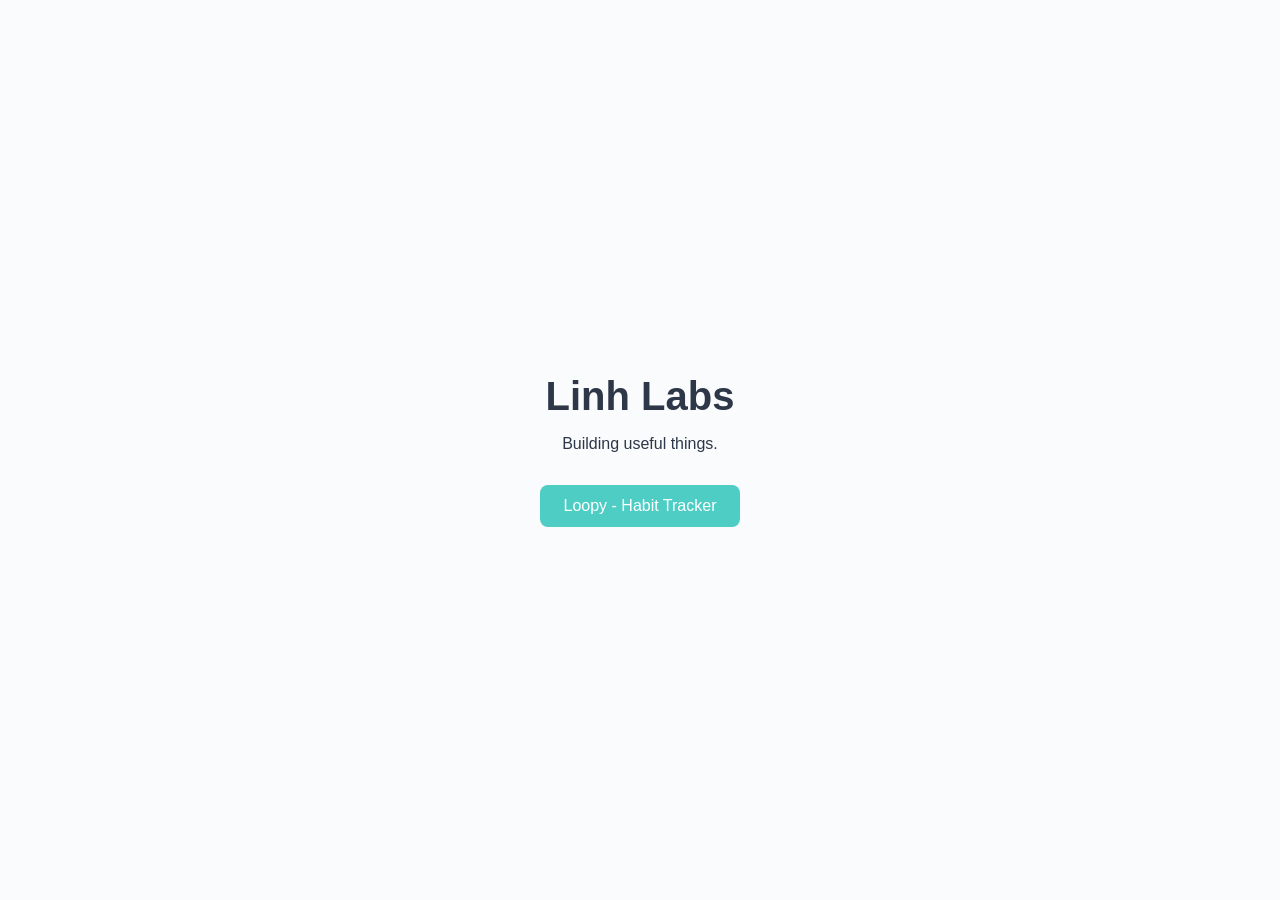
<file: index.html>
<!DOCTYPE html>
<html lang="en">
<head>
  <meta charset="UTF-8">
  <meta name="viewport" content="width=device-width, initial-scale=1.0">
  <title>Linh Labs</title>
  <style>
    * { margin: 0; padding: 0; box-sizing: border-box; }
    body { 
      font-family: -apple-system, BlinkMacSystemFont, 'Segoe UI', Roboto, sans-serif;
      min-height: 100vh;
      display: flex;
      align-items: center;
      justify-content: center;
      background: #fafbfc;
      color: #2d3748;
    }
    .container { text-align: center; padding: 2rem; }
    h1 { font-size: 2.5rem; margin-bottom: 1rem; }
    .projects { margin-top: 2rem; }
    .projects a {
      display: inline-block;
      padding: 0.75rem 1.5rem;
      background: #4ECDC4;
      color: white;
      text-decoration: none;
      border-radius: 8px;
      font-weight: 500;
      transition: transform 0.2s;
    }
    .projects a:hover { transform: translateY(-2px); }
  </style>
</head>
<body>
  <div class="container">
    <h1>Linh Labs</h1>
    <p>Building useful things.</p>
    <div class="projects">
      <a href="/loopy">Loopy - Habit Tracker</a>
    </div>
  </div>
</body>
</html>
</file>
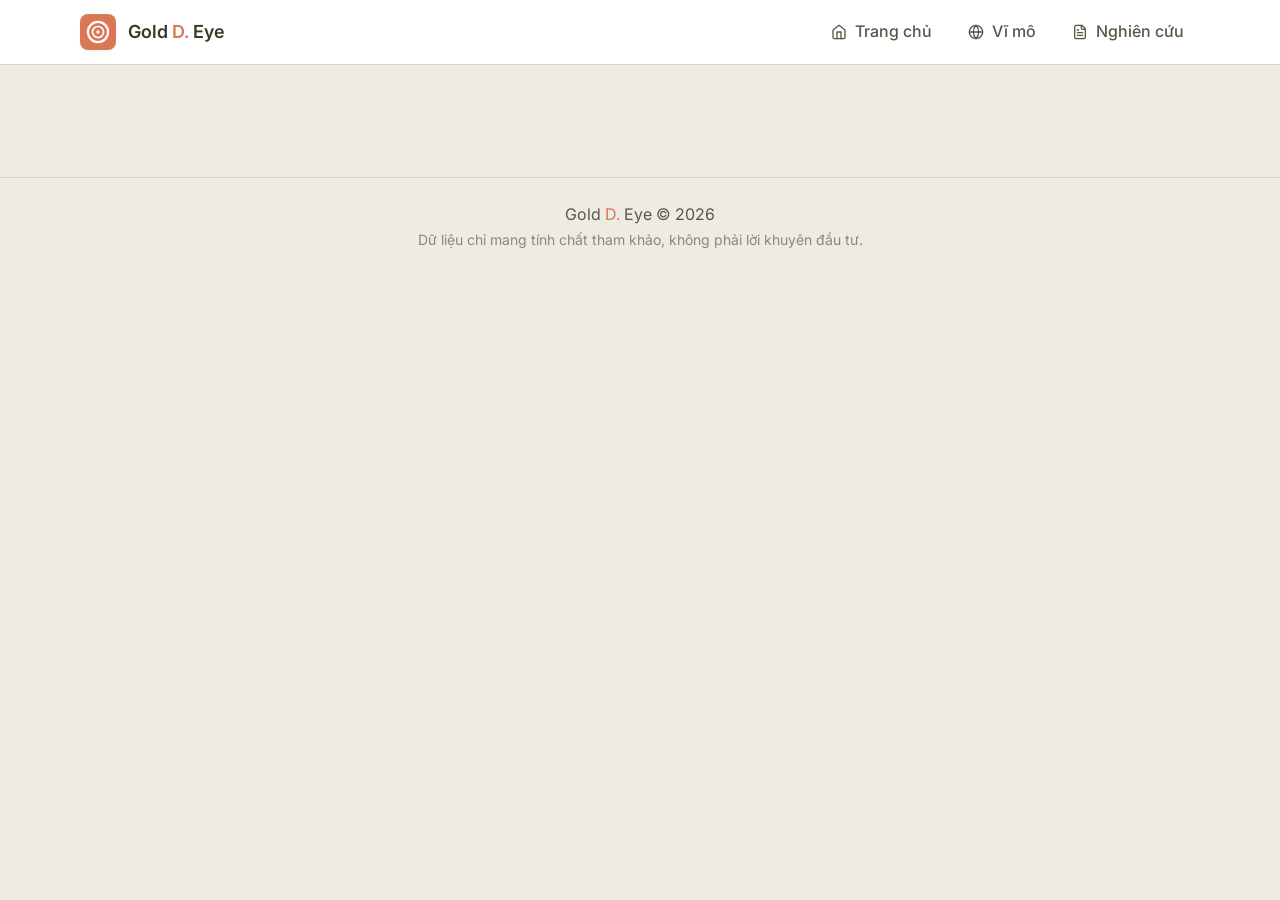
<file: gold-d-eye/index.html>
<!DOCTYPE html>
<html lang="vi">
  <head>
    <meta charset="UTF-8" />
    <link rel="icon" type="image/svg+xml" href="/gold-d-eye/gold.svg" />
    <meta name="viewport" content="width=device-width, initial-scale=1.0" />
    <meta name="description" content="Gold D. Eye - Theo dõi thời điểm mua vàng SJC" />
    <meta name="theme-color" content="#EEECE2" />
    <title>Gold D. Eye</title>
    <link rel="preconnect" href="https://fonts.googleapis.com">
    <link rel="preconnect" href="https://fonts.gstatic.com" crossorigin>
    <link href="https://fonts.googleapis.com/css2?family=Inter:wght@400;500;600;700&display=swap" rel="stylesheet">
    <script type="module" crossorigin src="/gold-d-eye/assets/index-ByahtlC3.js"></script>
    <link rel="stylesheet" crossorigin href="/gold-d-eye/assets/index-DCJbW3v5.css">
  </head>
  <body>
    <div id="root"></div>
  </body>
</html>
</file>
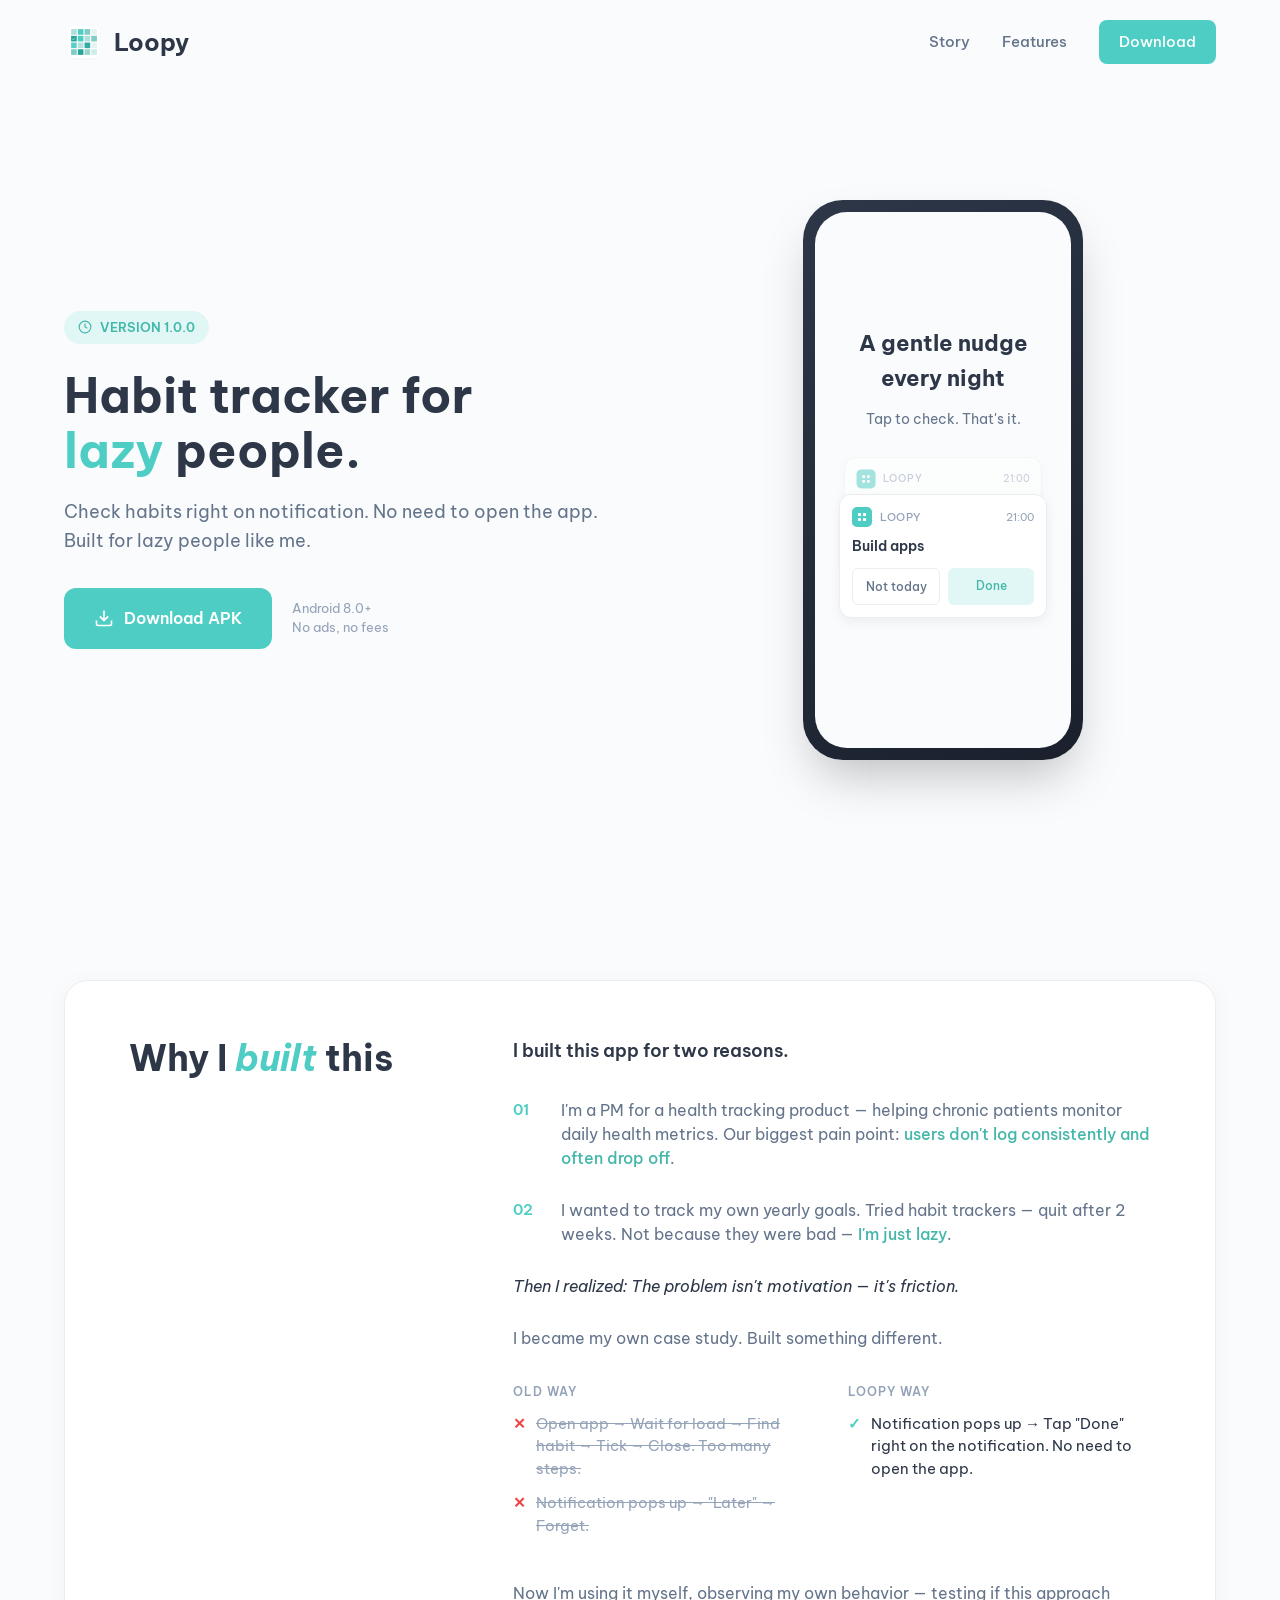
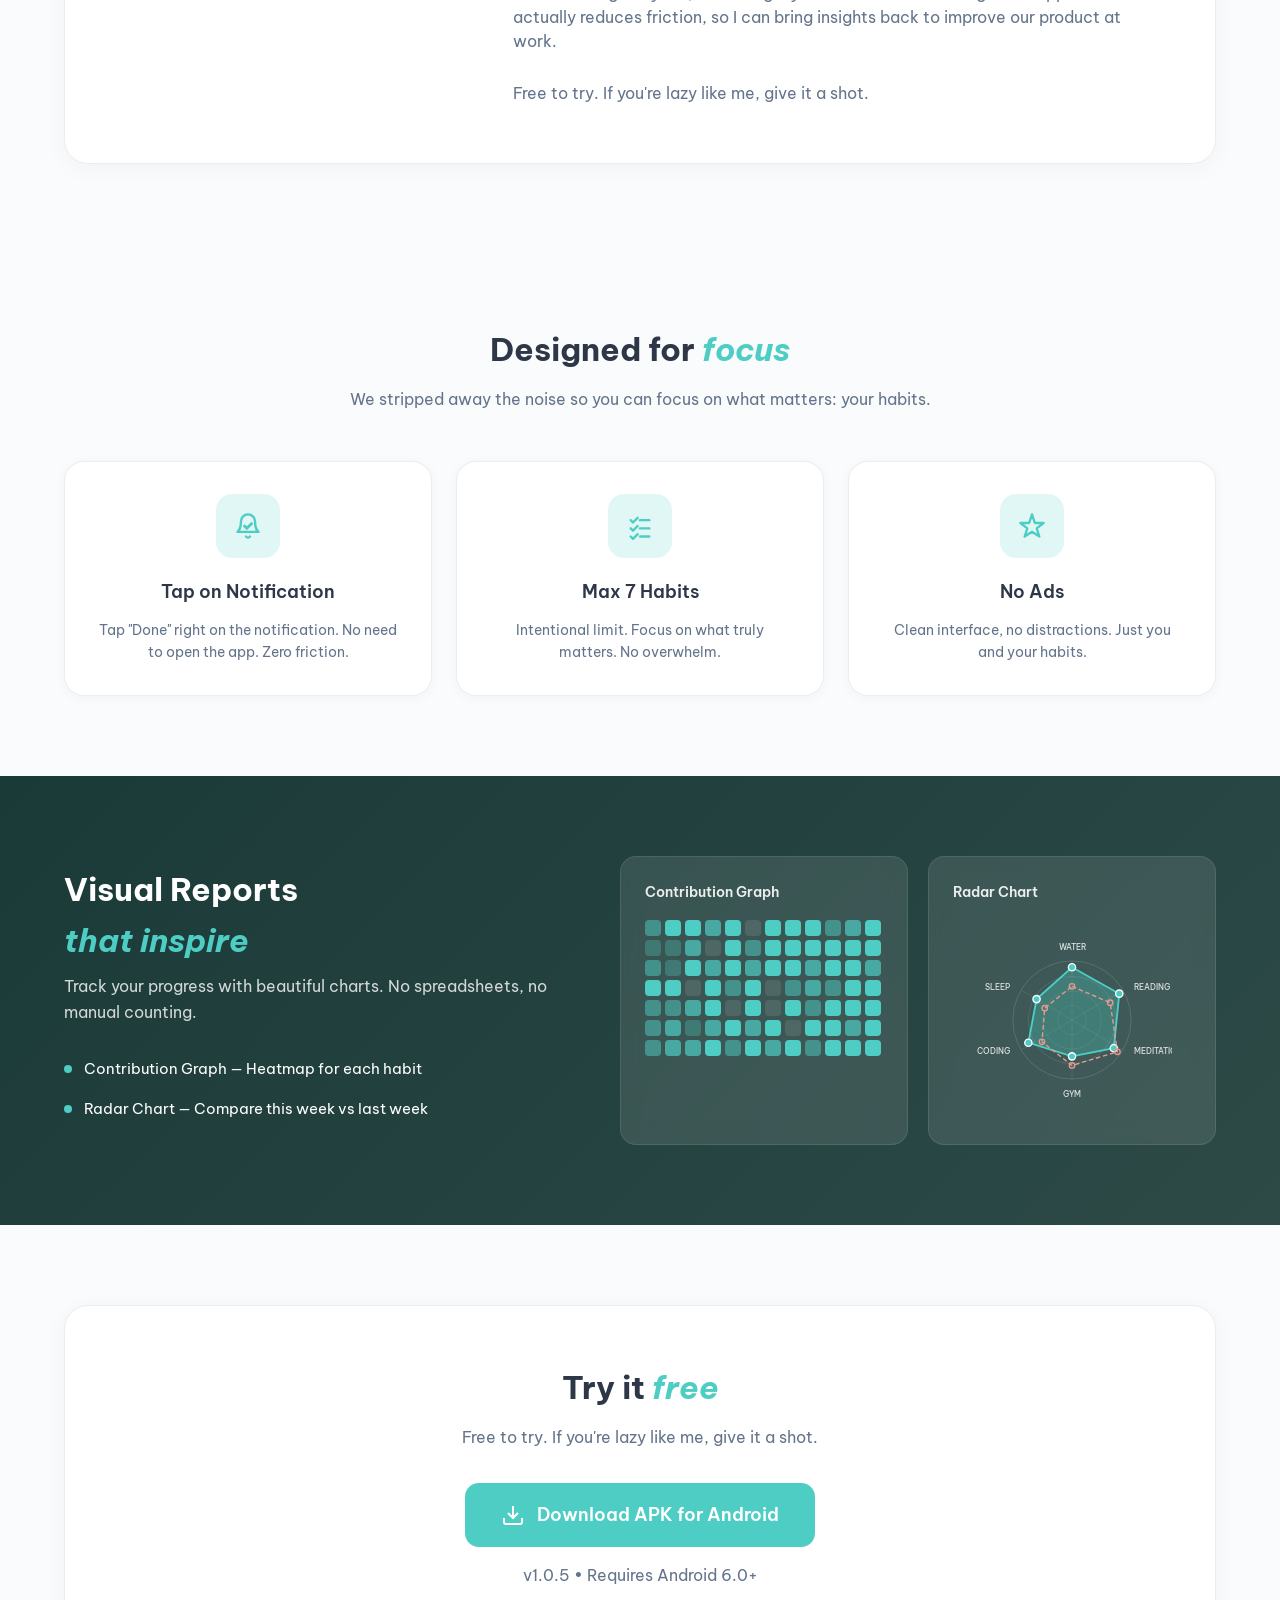
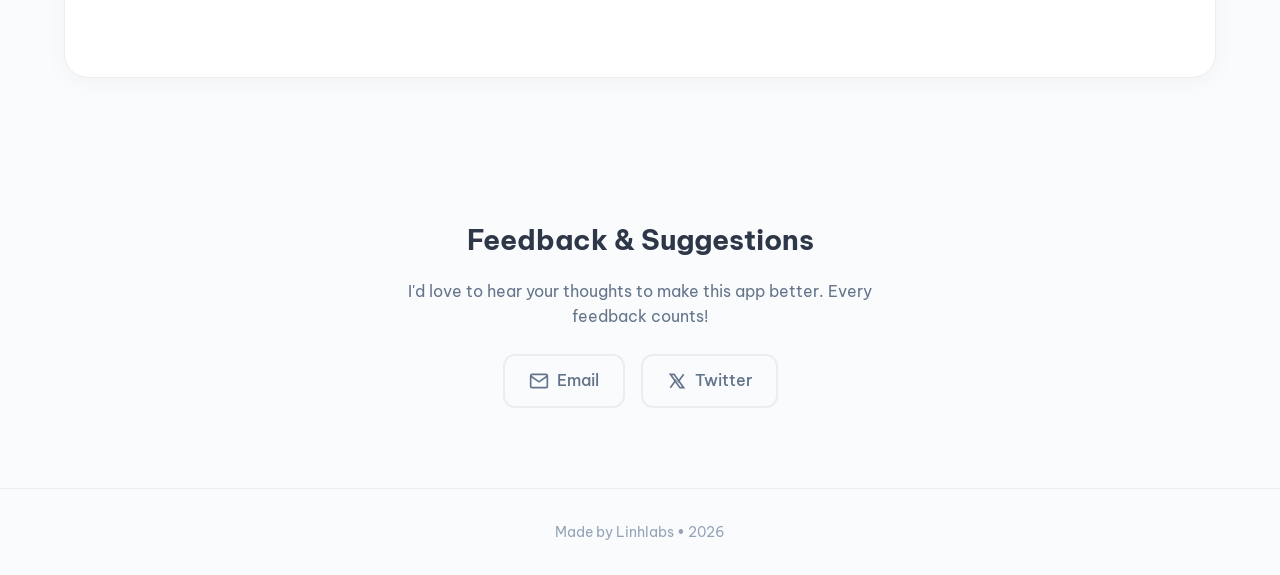
<file: loopy/index.html>
<!DOCTYPE html>
<html lang="en">
<head>
  <meta charset="UTF-8">
  <meta name="viewport" content="width=device-width, initial-scale=1.0">
  <title>Loopy - Habit Tracker for Lazy People</title>
  <meta name="description" content="Check habits right from notification. No need to open the app. Built for lazy people like me.">
  <link rel="preconnect" href="https://fonts.googleapis.com">
  <link rel="preconnect" href="https://fonts.gstatic.com" crossorigin>
  <link href="https://fonts.googleapis.com/css2?family=Be+Vietnam+Pro:wght@400;500;600;700&display=swap" rel="stylesheet">
  <style>
    * {
      margin: 0;
      padding: 0;
      box-sizing: border-box;
    }

    :root {
      --primary: #4ECDC4;
      --primary-light: #E0F7F5;
      --primary-dark: #45B7AA;
      --text-primary: #2D3748;
      --text-secondary: #64748B;
      --text-muted: #94A3B8;
      --background: #FAFBFC;
      --surface: #FFFFFF;
      --level0: #EBEDF0;
      --level1: #B2DFDB;
      --level2: #80CBC4;
      --level3: #4ECDC4;
      --level4: #26A69A;
    }

    body {
      font-family: 'Be Vietnam Pro', sans-serif;
      background-color: var(--background);
      color: var(--text-primary);
      line-height: 1.6;
    }

    .container {
      max-width: 1200px;
      margin: 0 auto;
      padding: 0 24px;
    }

    .container.narrow {
      max-width: 800px;
    }

    /* Header */
    header {
      padding: 20px 0;
      position: fixed;
      top: 0;
      left: 0;
      right: 0;
      background: rgba(250, 251, 252, 0.95);
      backdrop-filter: blur(10px);
      z-index: 100;
    }

    header .container {
      display: flex;
      align-items: center;
      justify-content: space-between;
    }

    .logo {
      display: flex;
      align-items: center;
      gap: 10px;
    }

    .logo-img {
      width: 40px;
      height: 40px;
    }

    .logo-text {
      font-size: 24px;
      font-weight: 700;
      color: var(--text-primary);
    }

    nav {
      display: flex;
      align-items: center;
      gap: 32px;
    }

    nav a {
      color: var(--text-secondary);
      text-decoration: none;
      font-size: 15px;
      font-weight: 500;
      transition: color 0.2s;
    }

    nav a:hover {
      color: var(--text-primary);
    }

    nav .nav-cta {
      background: var(--primary);
      color: white;
      padding: 10px 20px;
      border-radius: 8px;
    }

    nav .nav-cta:hover {
      background: var(--primary-dark);
      color: white;
    }

    /* Hero Section */
    .hero {
      padding: 140px 0 80px;
      min-height: 100vh;
      display: flex;
      align-items: center;
    }

    .hero .container {
      display: grid;
      grid-template-columns: 1fr 1fr;
      gap: 60px;
      align-items: center;
    }

    .hero-content {
      text-align: left;
    }

    .version-badge {
      display: inline-flex;
      align-items: center;
      gap: 8px;
      background: var(--primary-light);
      color: var(--primary-dark);
      padding: 6px 14px;
      border-radius: 20px;
      font-size: 13px;
      font-weight: 600;
      margin-bottom: 24px;
    }

    .hero h1 {
      font-size: 48px;
      font-weight: 700;
      line-height: 1.15;
      margin-bottom: 20px;
    }

    .hero h1 span {
      color: var(--primary);
    }

    .hero .subtitle {
      font-size: 18px;
      color: var(--text-secondary);
      margin-bottom: 32px;
      line-height: 1.6;
    }

    .cta-row {
      display: flex;
      align-items: center;
      gap: 20px;
      flex-wrap: wrap;
    }

    .cta-button {
      display: inline-flex;
      align-items: center;
      gap: 10px;
      background: var(--primary);
      color: white;
      padding: 16px 28px;
      border-radius: 12px;
      font-size: 16px;
      font-weight: 600;
      text-decoration: none;
      transition: all 0.2s;
      border: 2px solid transparent;
    }

    .cta-button:hover {
      background: var(--primary-dark);
      color: white;
      transform: translateY(-2px);
      box-shadow: 0 8px 24px rgba(78, 205, 196, 0.3);
    }

    .cta-info {
      font-size: 13px;
      color: var(--text-muted);
      line-height: 1.5;
    }

    /* Phone Mockup */
    .hero-phone {
      display: flex;
      justify-content: center;
    }

    .phone-frame {
      width: 280px;
      height: 560px;
      background: linear-gradient(145deg, #2D3748, #1a202c);
      border-radius: 40px;
      padding: 12px;
      box-shadow: 0 25px 50px -12px rgba(0, 0, 0, 0.25);
    }

    .phone-screen {
      width: 100%;
      height: 100%;
      background: var(--background);
      border-radius: 32px;
      overflow: hidden;
      display: flex;
      flex-direction: column;
      align-items: center;
      justify-content: center;
      padding: 40px 24px;
    }

    .phone-screen h2 {
      font-size: 22px;
      font-weight: 700;
      text-align: center;
      margin-bottom: 12px;
      color: var(--text-primary);
    }

    .phone-screen p {
      font-size: 14px;
      color: var(--text-secondary);
      text-align: center;
      margin-bottom: 24px;
    }

    /* Notification Stack */
    .notification-stack {
      position: relative;
      width: 100%;
      height: 180px;
    }

    .notification-card {
      position: absolute;
      left: 0;
      right: 0;
      background: var(--surface);
      border-radius: 12px;
      padding: 12px;
      border: 1px solid var(--level0);
      box-shadow: 0 4px 12px rgba(0,0,0,0.06);
    }

    .notification-card.back {
      top: 0;
      opacity: 0.5;
      transform: scale(0.95);
    }

    .notification-card.front {
      top: 40px;
      animation: slideIn 0.5s ease 0.3s both;
    }

    @keyframes slideIn {
      from {
        opacity: 0;
        transform: translateY(20px);
      }
      to {
        opacity: 1;
        transform: translateY(0);
      }
    }

    .notif-header {
      display: flex;
      align-items: center;
      gap: 8px;
      margin-bottom: 8px;
    }

    .notif-icon {
      width: 20px;
      height: 20px;
      background: var(--primary);
      border-radius: 5px;
      display: flex;
      align-items: center;
      justify-content: center;
    }

    .notif-icon svg {
      width: 12px;
      height: 12px;
      fill: white;
    }

    .notif-app {
      font-size: 11px;
      font-weight: 500;
      color: var(--text-muted);
      letter-spacing: 0.5px;
    }

    .notif-time {
      margin-left: auto;
      font-size: 11px;
      color: var(--text-muted);
    }

    .notif-habit {
      font-size: 14px;
      font-weight: 600;
      color: var(--text-primary);
      margin-bottom: 10px;
    }

    .notif-actions {
      display: flex;
      gap: 8px;
    }

    .notif-btn {
      flex: 1;
      padding: 8px;
      border-radius: 6px;
      font-size: 12px;
      font-weight: 500;
      text-align: center;
    }

    .notif-btn.skip {
      background: var(--surface);
      border: 1px solid var(--level0);
      color: var(--text-secondary);
    }

    .notif-btn.done {
      background: var(--primary-light);
      color: var(--primary-dark);
      cursor: pointer;
      transition: all 0.2s;
    }

    .notif-btn.done:hover {
      background: var(--primary);
      color: white;
    }

    /* Done animation */
    .notification-card.checked {
      animation: checkDone 0.5s ease forwards;
    }

    .notification-card.checked .notif-btn.done {
      background: var(--primary);
      color: white;
    }

    .notification-card.checked .notif-btn.done::before {
      content: '✓ ';
    }

    @keyframes checkDone {
      0% { transform: scale(1); }
      30% { transform: scale(1.02); }
      100% {
        transform: translateX(100%) scale(0.9);
        opacity: 0;
      }
    }

    /* Back card becomes front after check */
    .notification-card.back.promote {
      animation: promoteCard 0.5s ease 0.3s forwards;
    }

    @keyframes promoteCard {
      to {
        top: 40px;
        opacity: 1;
        transform: scale(1);
      }
    }

    .phone-caption {
      margin-top: 16px;
      font-size: 11px;
      letter-spacing: 1.5px;
      color: var(--text-muted);
      font-weight: 500;
    }

    /* Story Section */
    .story {
      padding: 80px 0;
    }

    .story-container {
      background: var(--surface);
      border-radius: 24px;
      padding: 56px 64px;
      box-shadow: 0 4px 24px rgba(0, 0, 0, 0.04);
      border: 1px solid var(--level0);
    }

    .story-grid {
      display: grid;
      grid-template-columns: 320px 1fr;
      gap: 64px;
    }

    .story-title-section {
      position: sticky;
      top: 120px;
      align-self: start;
    }

    .story-title {
      font-size: 36px;
      font-weight: 700;
      color: var(--text-primary);
      line-height: 1.2;
    }

    .story-title span {
      color: var(--primary);
      font-style: italic;
    }

    .story-content {
      max-width: 700px;
    }

    .story-intro {
      font-size: 18px;
      color: var(--text-primary);
      margin-bottom: 32px;
      font-weight: 600;
    }

    .reason-item {
      display: flex;
      gap: 20px;
      margin-bottom: 28px;
    }

    .reason-number {
      font-size: 15px;
      font-weight: 600;
      color: var(--primary);
      min-width: 28px;
    }

    .reason-text {
      font-size: 16px;
      color: var(--text-secondary);
      line-height: 1.5;
    }

    .reason-text em {
      color: var(--primary-dark);
      font-style: normal;
      font-weight: 500;
    }

    .insight-quote {
      margin: 28px 0;
      font-size: 16px;
      font-style: italic;
      color: var(--text-primary);
      line-height: 1.5;
    }

    .comparison-section {
      display: grid;
      grid-template-columns: 1fr 1fr;
      gap: 32px;
      margin: 32px 0;
    }

    .comparison-item {
      font-size: 15px;
    }

    .comparison-label {
      font-size: 12px;
      font-weight: 600;
      letter-spacing: 1px;
      color: var(--text-muted);
      margin-bottom: 12px;
      text-transform: uppercase;
    }

    .comparison-old {
      color: var(--text-muted);
      line-height: 1.5;
      margin-bottom: 12px;
      display: flex;
      align-items: flex-start;
      gap: 10px;
    }

    .strikethrough {
      text-decoration: line-through;
    }

    .comparison-new {
      color: var(--text-primary);
      line-height: 1.5;
      display: flex;
      align-items: flex-start;
      gap: 10px;
    }

    .icon-x {
      color: #EF4444;
      font-weight: 600;
      text-decoration: none;
      flex-shrink: 0;
    }

    .icon-check {
      color: var(--primary);
      font-weight: 600;
      flex-shrink: 0;
    }

    .story-text {
      font-size: 16px;
      color: var(--text-secondary);
      margin-bottom: 20px;
      line-height: 1.5;
    }

    .story-text em {
      color: var(--primary-dark);
      font-style: normal;
      font-weight: 500;
    }

    .story-cta-text {
      font-size: 16px;
      color: var(--text-secondary);
      margin-top: 28px;
    }

    @media (max-width: 768px) {
      .story-grid {
        grid-template-columns: 1fr;
        gap: 32px;
      }

      .story-title-section {
        position: static;
      }

      .story-container {
        padding: 32px 24px;
      }

      .comparison-section {
        grid-template-columns: 1fr;
        gap: 16px;
      }
    }

    /* Features Section */
    .features {
      padding: 80px 0;
      background: var(--background);
    }

    .features-header {
      text-align: center;
      margin-bottom: 48px;
    }

    .features-header h2 {
      font-size: 32px;
      margin-bottom: 12px;
    }

    .features-header h2 span {
      color: var(--primary);
      font-style: italic;
    }

    .features-header p {
      color: var(--text-secondary);
      font-size: 16px;
    }

    .feature-grid {
      display: grid;
      grid-template-columns: repeat(3, 1fr);
      gap: 24px;
    }

    @media (max-width: 900px) {
      .feature-grid {
        grid-template-columns: repeat(2, 1fr);
      }
    }

    @media (max-width: 640px) {
      .feature-grid {
        grid-template-columns: 1fr;
      }
    }

    .feature-card {
      background: var(--surface);
      border-radius: 20px;
      padding: 32px;
      box-shadow: 0 2px 12px rgba(0,0,0,0.04);
      border: 1px solid var(--level0);
      text-align: center;
    }

    .feature-icon {
      width: 64px;
      height: 64px;
      background: var(--primary-light);
      border-radius: 16px;
      display: flex;
      align-items: center;
      justify-content: center;
      margin: 0 auto 20px;
    }

    .feature-icon svg {
      width: 28px;
      height: 28px;
      stroke: var(--primary);
      fill: none;
      stroke-width: 2;
      stroke-linecap: round;
      stroke-linejoin: round;
    }

    .feature-card h3 {
      font-size: 18px;
      margin-bottom: 12px;
      font-weight: 600;
    }

    .feature-card p {
      color: var(--text-secondary);
      font-size: 14px;
      line-height: 1.6;
    }

    /* Charts Preview - Dark Section */
    .charts-section {
      padding: 80px 0;
      background: linear-gradient(135deg, #1a3a38 0%, #2d4a47 100%);
      color: white;
    }

    .charts-section .container {
      display: grid;
      grid-template-columns: 1fr 1.2fr;
      gap: 60px;
      align-items: center;
    }

    .charts-text h2 {
      font-size: 32px;
      margin-bottom: 8px;
      font-weight: 700;
    }

    .charts-text h2 span {
      font-style: italic;
      color: var(--primary);
    }

    .charts-text .subtitle {
      font-size: 16px;
      opacity: 0.8;
      margin-bottom: 32px;
      line-height: 1.6;
    }

    .charts-features {
      list-style: none;
    }

    .charts-features li {
      display: flex;
      align-items: center;
      gap: 12px;
      margin-bottom: 16px;
      font-size: 15px;
    }

    .charts-features li::before {
      content: '';
      width: 8px;
      height: 8px;
      background: var(--primary);
      border-radius: 50%;
      flex-shrink: 0;
    }

    .charts-preview {
      display: grid;
      grid-template-columns: 1fr 1fr;
      gap: 20px;
    }

    .chart-card {
      background: rgba(255, 255, 255, 0.1);
      backdrop-filter: blur(10px);
      border-radius: 16px;
      padding: 24px;
      border: 1px solid rgba(255, 255, 255, 0.1);
    }

    .chart-card h3 {
      font-size: 14px;
      margin-bottom: 16px;
      font-weight: 600;
      opacity: 0.9;
    }

    .radar-preview {
      display: flex;
      justify-content: center;
      align-items: center;
    }

    .radar-svg {
      width: 200px;
      height: 200px;
    }

    @media (max-width: 900px) {
      .charts-section .container {
        grid-template-columns: 1fr;
        gap: 40px;
      }

      .charts-preview {
        grid-template-columns: 1fr;
      }
    }

    /* Contribution Graph Mini */
    .contrib-graph {
      display: flex;
      gap: 4px;
      flex-wrap: wrap;
    }

    .contrib-week {
      display: flex;
      flex-direction: column;
      gap: 4px;
    }

    .contrib-cell {
      width: 16px;
      height: 16px;
      border-radius: 4px;
      background: rgba(255, 255, 255, 0.1);
    }

    .contrib-cell.l1 { background: rgba(78, 205, 196, 0.3); }
    .contrib-cell.l2 { background: rgba(78, 205, 196, 0.5); }
    .contrib-cell.l3 { background: rgba(78, 205, 196, 0.7); }
    .contrib-cell.l4 { background: var(--primary); }

    /* Download Section */
    .download {
      padding: 80px 0;
      background: var(--background);
    }

    .download-card {
      background: var(--surface);
      border-radius: 24px;
      padding: 56px 64px;
      box-shadow: 0 4px 24px rgba(0, 0, 0, 0.04);
      border: 1px solid var(--level0);
      text-align: center;
    }

    .download h2 {
      font-size: 32px;
      margin-bottom: 12px;
      color: var(--text-primary);
    }

    .download h2 span {
      color: var(--primary);
      font-style: italic;
    }

    .download p {
      font-size: 16px;
      color: var(--text-secondary);
      margin-bottom: 32px;
      max-width: 400px;
      margin-left: auto;
      margin-right: auto;
    }

    .download-button {
      display: inline-flex;
      align-items: center;
      gap: 12px;
      background: var(--primary);
      color: white;
      padding: 18px 36px;
      border-radius: 14px;
      font-size: 18px;
      font-weight: 600;
      text-decoration: none;
      transition: all 0.2s;
    }

    .download-button:hover {
      background: var(--primary-dark);
      transform: translateY(-2px);
      box-shadow: 0 8px 24px rgba(78, 205, 196, 0.3);
    }

    .download-info {
      margin-top: 16px;
      font-size: 14px;
      color: var(--text-muted);
    }

    /* Feedback Section */
    .feedback {
      padding: 60px 0 80px;
      text-align: center;
    }

    .feedback h2 {
      font-size: 28px;
      margin-bottom: 16px;
    }

    .feedback p {
      color: var(--text-secondary);
      margin-bottom: 24px;
      max-width: 500px;
      margin-left: auto;
      margin-right: auto;
    }

    .feedback-links {
      display: flex;
      gap: 16px;
      justify-content: center;
      flex-wrap: wrap;
    }

    .feedback-link {
      display: inline-flex;
      align-items: center;
      gap: 8px;
      padding: 12px 24px;
      border: 2px solid var(--level0);
      border-radius: 12px;
      color: var(--text-secondary);
      text-decoration: none;
      font-weight: 500;
      transition: all 0.2s;
    }

    .feedback-link:hover {
      border-color: var(--primary);
      color: var(--primary);
    }

    /* Footer */
    footer {
      padding: 32px 0;
      text-align: center;
      border-top: 1px solid var(--level0);
    }

    footer p {
      color: var(--text-muted);
      font-size: 14px;
    }

    /* Responsive */
    @media (max-width: 900px) {
      .hero .container {
        grid-template-columns: 1fr;
        text-align: center;
        gap: 40px;
      }

      .hero-content {
        text-align: center;
        order: 1;
      }

      .hero-phone {
        order: 0;
      }

      .cta-row {
        justify-content: center;
      }

      nav {
        display: none;
      }
    }

    @media (max-width: 640px) {
      .hero {
        padding: 100px 0 40px;
        min-height: auto;
      }

      .hero h1 {
        font-size: 32px;
      }

      .hero .subtitle {
        font-size: 16px;
      }

      .phone-frame {
        width: 240px;
        height: 480px;
      }

      .phone-screen h2 {
        font-size: 18px;
      }

      .contrib-preview-cell {
        width: 16px;
        height: 16px;
      }

      .story-card {
        padding: 32px 24px;
      }

      .story h2 {
        font-size: 24px;
      }

      .download-card {
        padding: 48px 24px;
      }

      .download h2 {
        font-size: 28px;
      }
    }
  </style>
</head>
<body>

  <!-- Header -->
  <header>
    <div class="container">
      <div class="logo">
        <img src="/loopy/logo.svg" alt="Loopy" class="logo-img">
        <span class="logo-text">Loopy</span>
      </div>
      <nav>
        <a href="#story">Story</a>
        <a href="#features">Features</a>
        <a href="#download" class="nav-cta">Download</a>
      </nav>
    </div>
  </header>

  <!-- Hero -->
  <section class="hero">
    <div class="container">
      <div class="hero-content">
        <span class="version-badge">
          <svg width="14" height="14" viewBox="0 0 24 24" fill="none" stroke="currentColor" stroke-width="2">
            <circle cx="12" cy="12" r="10"/>
            <polyline points="12 6 12 12 16 14"/>
          </svg>
          VERSION 1.0.0
        </span>
        <h1>Habit tracker for<br><span>lazy</span> people.</h1>
        <p class="subtitle">Check habits right on notification. No need to open the app. Built for lazy people like me.</p>
        <div class="cta-row">
          <a href="Loopy-v1.0.5.apk" class="cta-button" download>
            <svg width="20" height="20" viewBox="0 0 24 24" fill="none" stroke="currentColor" stroke-width="2">
              <path d="M21 15v4a2 2 0 0 1-2 2H5a2 2 0 0 1-2-2v-4"/>
              <polyline points="7 10 12 15 17 10"/>
              <line x1="12" y1="15" x2="12" y2="3"/>
            </svg>
            Download APK
          </a>
          <div class="cta-info">
            Android 8.0+<br>
            No ads, no fees
          </div>
        </div>
      </div>
      <div class="hero-phone">
        <div class="phone-frame">
          <div class="phone-screen">
            <h2>A gentle nudge<br>every night</h2>
            <p>Tap to check. That's it.</p>
            <div class="notification-stack">
              <!-- Back notification (faded) -->
              <div class="notification-card back">
                <div class="notif-header">
                  <div class="notif-icon">
                    <svg viewBox="0 0 24 24"><rect x="4" y="4" width="6" height="6" rx="1"/><rect x="14" y="4" width="6" height="6" rx="1"/><rect x="4" y="14" width="6" height="6" rx="1"/><rect x="14" y="14" width="6" height="6" rx="1"/></svg>
                  </div>
                  <span class="notif-app">LOOPY</span>
                  <span class="notif-time">21:00</span>
                </div>
                <div class="notif-habit">No OT</div>
                <div class="notif-actions">
                  <div class="notif-btn skip">Not today</div>
                  <div class="notif-btn done">Done</div>
                </div>
              </div>
              <!-- Front notification -->
              <div class="notification-card front">
                <div class="notif-header">
                  <div class="notif-icon">
                    <svg viewBox="0 0 24 24"><rect x="4" y="4" width="6" height="6" rx="1"/><rect x="14" y="4" width="6" height="6" rx="1"/><rect x="4" y="14" width="6" height="6" rx="1"/><rect x="14" y="14" width="6" height="6" rx="1"/></svg>
                  </div>
                  <span class="notif-app">LOOPY</span>
                  <span class="notif-time">21:00</span>
                </div>
                <div class="notif-habit">Build apps</div>
                <div class="notif-actions">
                  <div class="notif-btn skip">Not today</div>
                  <div class="notif-btn done">Done</div>
                </div>
              </div>
            </div>
                      </div>
        </div>
      </div>
    </div>
  </section>

  <!-- Story -->
  <section class="story" id="story">
    <div class="container">
      <div class="story-container">
        <div class="story-grid">
          <!-- Left: Title -->
          <div class="story-title-section">
            <h2 class="story-title">Why I <span>built</span> this</h2>
          </div>

          <!-- Right: Content -->
          <div class="story-content">
            <p class="story-intro">I built this app for two reasons.</p>

            <!-- Reason 01 -->
            <div class="reason-item">
              <span class="reason-number">01</span>
              <p class="reason-text">I'm a PM for a health tracking product — helping chronic patients monitor daily health metrics. Our biggest pain point: <em>users don't log consistently and often drop off</em>.</p>
            </div>

            <!-- Reason 02 -->
            <div class="reason-item">
              <span class="reason-number">02</span>
              <p class="reason-text">I wanted to track my own yearly goals. Tried habit trackers — quit after 2 weeks. Not because they were bad — <em>I'm just lazy</em>.</p>
            </div>

            <!-- Insight Quote -->
            <blockquote class="insight-quote">
              Then I realized: The problem isn't motivation — it's friction.
            </blockquote>

            <!-- Solution intro -->
            <p class="story-text">
              I became my own case study. Built something different.
            </p>

            <!-- Comparison -->
            <div class="comparison-section">
              <div class="comparison-item">
                <div class="comparison-label">Old Way</div>
                <p class="comparison-old"><span class="icon-x">✕</span><span class="strikethrough">Open app → Wait for load → Find habit → Tick → Close. Too many steps.</span></p>
                <p class="comparison-old"><span class="icon-x">✕</span><span class="strikethrough">Notification pops up → "Later" → Forget.</span></p>
              </div>
              <div class="comparison-item">
                <div class="comparison-label">Loopy Way</div>
                <p class="comparison-new"><span class="icon-check">✓</span><span>Notification pops up → Tap "Done" right on the notification. No need to open the app.</span></p>
              </div>
            </div>

            <!-- Solution text -->
            <p class="story-text">
              Now I'm using it myself, observing my own behavior — testing if this approach actually reduces friction, so I can bring insights back to improve our product at work.
            </p>

            <!-- CTA -->
            <p class="story-cta-text">
              Free to try. If you're lazy like me, give it a shot.
            </p>
          </div>
        </div>
      </div>
    </div>
  </section>

  <!-- Features -->
  <section class="features" id="features">
    <div class="container">
      <div class="features-header">
        <h2>Designed for <span>focus</span></h2>
        <p>We stripped away the noise so you can focus on what matters: your habits.</p>
      </div>

      <div class="feature-grid">
        <div class="feature-card">
          <div class="feature-icon">
            <svg viewBox="0 0 24 24">
              <path d="M18 8A6 6 0 0 0 6 8c0 7-3 9-3 9h18s-3-2-3-9"/>
              <path d="M13.73 21a2 2 0 0 1-3.46 0"/>
              <path d="M9 12l2 2 4-4" stroke-width="2.5"/>
            </svg>
          </div>
          <h3>Tap on Notification</h3>
          <p>
            Tap "Done" right on the notification. No need to open the app. Zero friction.
          </p>
        </div>

        <div class="feature-card">
          <div class="feature-icon">
            <svg viewBox="0 0 24 24">
              <path d="M4 7l2 2 4-4"/>
              <line x1="12" y1="7" x2="20" y2="7"/>
              <path d="M4 14l2 2 4-4"/>
              <line x1="12" y1="14" x2="20" y2="14"/>
              <path d="M4 21l2 2 4-4"/>
              <line x1="12" y1="21" x2="20" y2="21"/>
            </svg>
          </div>
          <h3>Max 7 Habits</h3>
          <p>
            Intentional limit. Focus on what truly matters. No overwhelm.
          </p>
        </div>

        <div class="feature-card">
          <div class="feature-icon">
            <svg viewBox="0 0 24 24">
              <path d="M12 2l2.4 7.4H22l-6 4.6 2.3 7L12 17l-6.3 4 2.3-7-6-4.6h7.6z"/>
            </svg>
          </div>
          <h3>No Ads</h3>
          <p>
            Clean interface, no distractions. Just you and your habits.
          </p>
        </div>
      </div>
    </div>
  </section>

  <!-- Charts Preview -->
  <section class="charts-section">
    <div class="container">
      <!-- Left: Text -->
      <div class="charts-text">
        <h2>Visual Reports<br><span>that inspire</span></h2>
        <p class="subtitle">Track your progress with beautiful charts. No spreadsheets, no manual counting.</p>
        <ul class="charts-features">
          <li>Contribution Graph — Heatmap for each habit</li>
          <li>Radar Chart — Compare this week vs last week</li>
        </ul>
      </div>

      <!-- Right: Charts -->
      <div class="charts-preview">
        <div class="chart-card">
          <h3>Contribution Graph</h3>
          <div class="contrib-graph" id="contribGraph"></div>
        </div>
        <div class="chart-card">
          <h3>Radar Chart</h3>
          <div class="radar-preview">
            <svg class="radar-svg" viewBox="0 0 220 210">
              <!-- Background circles -->
              <circle cx="110" cy="105" r="65" fill="none" stroke="rgba(255,255,255,0.15)" stroke-width="1"/>
              <circle cx="110" cy="105" r="48" fill="none" stroke="rgba(255,255,255,0.12)" stroke-width="1"/>
              <circle cx="110" cy="105" r="32" fill="none" stroke="rgba(255,255,255,0.1)" stroke-width="1"/>
              <circle cx="110" cy="105" r="16" fill="none" stroke="rgba(255,255,255,0.08)" stroke-width="1"/>

              <!-- Axis lines from center to each label -->
              <line x1="110" y1="105" x2="110" y2="40" stroke="rgba(255,255,255,0.1)" stroke-width="1"/>
              <line x1="110" y1="105" x2="166" y2="72" stroke="rgba(255,255,255,0.1)" stroke-width="1"/>
              <line x1="110" y1="105" x2="166" y2="138" stroke="rgba(255,255,255,0.1)" stroke-width="1"/>
              <line x1="110" y1="105" x2="110" y2="170" stroke="rgba(255,255,255,0.1)" stroke-width="1"/>
              <line x1="110" y1="105" x2="54" y2="138" stroke="rgba(255,255,255,0.1)" stroke-width="1"/>
              <line x1="110" y1="105" x2="54" y2="72" stroke="rgba(255,255,255,0.1)" stroke-width="1"/>

              <!-- This week (teal filled) - points along each axis -->
              <polygon points="110,47 162,76 156,136 110,145 62,130 71,82" fill="rgba(78,205,196,0.3)" stroke="#4ECDC4" stroke-width="2"/>
              <!-- This week dots -->
              <circle cx="110" cy="47" r="4" fill="#4ECDC4" stroke="white" stroke-width="1.5"/>
              <circle cx="162" cy="76" r="4" fill="#4ECDC4" stroke="white" stroke-width="1.5"/>
              <circle cx="156" cy="136" r="4" fill="#4ECDC4" stroke="white" stroke-width="1.5"/>
              <circle cx="110" cy="145" r="4" fill="#4ECDC4" stroke="white" stroke-width="1.5"/>
              <circle cx="62" cy="130" r="4" fill="#4ECDC4" stroke="white" stroke-width="1.5"/>
              <circle cx="71" cy="82" r="4" fill="#4ECDC4" stroke="white" stroke-width="1.5"/>

              <!-- Last week (coral dashed) - points along same axes -->
              <polygon points="110,68 152,86 160,140 110,155 77,129 80,92" fill="none" stroke="#E8998D" stroke-width="1.5" stroke-dasharray="5,3"/>
              <!-- Last week dots (hollow) -->
              <circle cx="110" cy="68" r="3" fill="none" stroke="#E8998D" stroke-width="1.5"/>
              <circle cx="152" cy="86" r="3" fill="none" stroke="#E8998D" stroke-width="1.5"/>
              <circle cx="160" cy="140" r="3" fill="none" stroke="#E8998D" stroke-width="1.5"/>
              <circle cx="110" cy="155" r="3" fill="none" stroke="#E8998D" stroke-width="1.5"/>
              <circle cx="77" cy="129" r="3" fill="none" stroke="#E8998D" stroke-width="1.5"/>
              <circle cx="80" cy="92" r="3" fill="none" stroke="#E8998D" stroke-width="1.5"/>

              <!-- Labels -->
              <text x="110" y="28" text-anchor="middle" font-size="9" font-weight="500" fill="rgba(255,255,255,0.8)">WATER</text>
              <text x="178" y="72" text-anchor="start" font-size="9" font-weight="500" fill="rgba(255,255,255,0.8)">READING</text>
              <text x="178" y="142" text-anchor="start" font-size="9" font-weight="500" fill="rgba(255,255,255,0.8)">MEDITATION</text>
              <text x="110" y="190" text-anchor="middle" font-size="9" font-weight="500" fill="rgba(255,255,255,0.8)">GYM</text>
              <text x="42" y="142" text-anchor="end" font-size="9" font-weight="500" fill="rgba(255,255,255,0.8)">CODING</text>
              <text x="42" y="72" text-anchor="end" font-size="9" font-weight="500" fill="rgba(255,255,255,0.8)">SLEEP</text>
            </svg>
          </div>
        </div>
      </div>
    </div>
  </section>

  <!-- Download -->
  <section class="download" id="download">
    <div class="container">
      <div class="download-card">
        <h2>Try it <span>free</span></h2>
        <p>Free to try. If you're lazy like me, give it a shot.</p>

        <a href="Loopy-v1.0.5.apk" class="download-button" download>
          <svg width="24" height="24" viewBox="0 0 24 24" fill="none" stroke="currentColor" stroke-width="2">
            <path d="M21 15v4a2 2 0 0 1-2 2H5a2 2 0 0 1-2-2v-4"/>
            <polyline points="7 10 12 15 17 10"/>
            <line x1="12" y1="15" x2="12" y2="3"/>
          </svg>
          Download APK for Android
        </a>

        <p class="download-info">v1.0.5 • Requires Android 6.0+</p>
      </div>
    </div>
  </section>

  <!-- Feedback -->
  <section class="feedback">
    <div class="container">
      <h2>Feedback & Suggestions</h2>
      <p>
        I'd love to hear your thoughts to make this app better.
        Every feedback counts!
      </p>

      <div class="feedback-links">
        <a href="mailto:linhlabs.space@gmail.com" class="feedback-link">
          <svg width="20" height="20" viewBox="0 0 24 24" fill="none" stroke="currentColor" stroke-width="2">
            <path d="M4 4h16c1.1 0 2 .9 2 2v12c0 1.1-.9 2-2 2H4c-1.1 0-2-.9-2-2V6c0-1.1.9-2 2-2z"/>
            <polyline points="22,6 12,13 2,6"/>
          </svg>
          Email
        </a>
        <a href="https://x.com/linhlabs" class="feedback-link" target="_blank">
          <svg width="20" height="20" viewBox="0 0 24 24" fill="none" stroke="currentColor" stroke-width="2">
            <path d="M4 4l11.5 16h4.5l-11.5-16z"/>
            <path d="M4 20l7-9.5M20 4l-7 9.5"/>
          </svg>
          Twitter
        </a>
      </div>
    </div>
  </section>

  <!-- Footer -->
  <footer>
    <div class="container">
      <p>Made by Linhlabs • 2026</p>
    </div>
  </footer>

  <script>
    // Generate contribution graph (features section)
    function generateContribGraph() {
      const container = document.getElementById('contribGraph');
      if (!container) return;
      const weeks = 12;
      const days = 7;
      const levels = ['', 'l1', 'l2', 'l3', 'l4'];

      for (let w = 0; w < weeks; w++) {
        const weekDiv = document.createElement('div');
        weekDiv.className = 'contrib-week';

        for (let d = 0; d < days; d++) {
          const cell = document.createElement('div');
          const rand = Math.random();
          const recentBonus = (w / weeks) * 0.3;
          let level = 0;
          if (rand > 0.7 - recentBonus) level = 4;
          else if (rand > 0.5 - recentBonus) level = 3;
          else if (rand > 0.3 - recentBonus) level = 2;
          else if (rand > 0.15) level = 1;

          cell.className = 'contrib-cell ' + levels[level];
          weekDiv.appendChild(cell);
        }
        container.appendChild(weekDiv);
      }
    }

    generateContribGraph();

    // Notification interaction
    function setupNotificationInteraction() {
      const frontCard = document.querySelector('.notification-card.front');
      const backCard = document.querySelector('.notification-card.back');
      const doneBtn = frontCard?.querySelector('.notif-btn.done');

      if (!doneBtn || !frontCard || !backCard) return;

      doneBtn.addEventListener('click', function() {
        // Add checked animation to front card
        frontCard.classList.add('checked');

        // Promote back card to front
        backCard.classList.add('promote');

        // Reset after animation completes
        setTimeout(() => {
          frontCard.classList.remove('checked');
          backCard.classList.remove('promote');
        }, 2000);
      });
    }

    setupNotificationInteraction();
  </script>

</body>
</html>
</file>
<file: gold-d-eye/assets/index-DCJbW3v5.css>
*,:before,:after{--tw-border-spacing-x: 0;--tw-border-spacing-y: 0;--tw-translate-x: 0;--tw-translate-y: 0;--tw-rotate: 0;--tw-skew-x: 0;--tw-skew-y: 0;--tw-scale-x: 1;--tw-scale-y: 1;--tw-pan-x: ;--tw-pan-y: ;--tw-pinch-zoom: ;--tw-scroll-snap-strictness: proximity;--tw-gradient-from-position: ;--tw-gradient-via-position: ;--tw-gradient-to-position: ;--tw-ordinal: ;--tw-slashed-zero: ;--tw-numeric-figure: ;--tw-numeric-spacing: ;--tw-numeric-fraction: ;--tw-ring-inset: ;--tw-ring-offset-width: 0px;--tw-ring-offset-color: #fff;--tw-ring-color: rgb(59 130 246 / .5);--tw-ring-offset-shadow: 0 0 #0000;--tw-ring-shadow: 0 0 #0000;--tw-shadow: 0 0 #0000;--tw-shadow-colored: 0 0 #0000;--tw-blur: ;--tw-brightness: ;--tw-contrast: ;--tw-grayscale: ;--tw-hue-rotate: ;--tw-invert: ;--tw-saturate: ;--tw-sepia: ;--tw-drop-shadow: ;--tw-backdrop-blur: ;--tw-backdrop-brightness: ;--tw-backdrop-contrast: ;--tw-backdrop-grayscale: ;--tw-backdrop-hue-rotate: ;--tw-backdrop-invert: ;--tw-backdrop-opacity: ;--tw-backdrop-saturate: ;--tw-backdrop-sepia: ;--tw-contain-size: ;--tw-contain-layout: ;--tw-contain-paint: ;--tw-contain-style: }::backdrop{--tw-border-spacing-x: 0;--tw-border-spacing-y: 0;--tw-translate-x: 0;--tw-translate-y: 0;--tw-rotate: 0;--tw-skew-x: 0;--tw-skew-y: 0;--tw-scale-x: 1;--tw-scale-y: 1;--tw-pan-x: ;--tw-pan-y: ;--tw-pinch-zoom: ;--tw-scroll-snap-strictness: proximity;--tw-gradient-from-position: ;--tw-gradient-via-position: ;--tw-gradient-to-position: ;--tw-ordinal: ;--tw-slashed-zero: ;--tw-numeric-figure: ;--tw-numeric-spacing: ;--tw-numeric-fraction: ;--tw-ring-inset: ;--tw-ring-offset-width: 0px;--tw-ring-offset-color: #fff;--tw-ring-color: rgb(59 130 246 / .5);--tw-ring-offset-shadow: 0 0 #0000;--tw-ring-shadow: 0 0 #0000;--tw-shadow: 0 0 #0000;--tw-shadow-colored: 0 0 #0000;--tw-blur: ;--tw-brightness: ;--tw-contrast: ;--tw-grayscale: ;--tw-hue-rotate: ;--tw-invert: ;--tw-saturate: ;--tw-sepia: ;--tw-drop-shadow: ;--tw-backdrop-blur: ;--tw-backdrop-brightness: ;--tw-backdrop-contrast: ;--tw-backdrop-grayscale: ;--tw-backdrop-hue-rotate: ;--tw-backdrop-invert: ;--tw-backdrop-opacity: ;--tw-backdrop-saturate: ;--tw-backdrop-sepia: ;--tw-contain-size: ;--tw-contain-layout: ;--tw-contain-paint: ;--tw-contain-style: }*,:before,:after{box-sizing:border-box;border-width:0;border-style:solid;border-color:#e5e7eb}:before,:after{--tw-content: ""}html,:host{line-height:1.5;-webkit-text-size-adjust:100%;-moz-tab-size:4;-o-tab-size:4;tab-size:4;font-family:Inter,system-ui,-apple-system,sans-serif;font-feature-settings:normal;font-variation-settings:normal;-webkit-tap-highlight-color:transparent}body{margin:0;line-height:inherit}hr{height:0;color:inherit;border-top-width:1px}abbr:where([title]){-webkit-text-decoration:underline dotted;text-decoration:underline dotted}h1,h2,h3,h4,h5,h6{font-size:inherit;font-weight:inherit}a{color:inherit;text-decoration:inherit}b,strong{font-weight:bolder}code,kbd,samp,pre{font-family:JetBrains Mono,Menlo,monospace;font-feature-settings:normal;font-variation-settings:normal;font-size:1em}small{font-size:80%}sub,sup{font-size:75%;line-height:0;position:relative;vertical-align:baseline}sub{bottom:-.25em}sup{top:-.5em}table{text-indent:0;border-color:inherit;border-collapse:collapse}button,input,optgroup,select,textarea{font-family:inherit;font-feature-settings:inherit;font-variation-settings:inherit;font-size:100%;font-weight:inherit;line-height:inherit;letter-spacing:inherit;color:inherit;margin:0;padding:0}button,select{text-transform:none}button,input:where([type=button]),input:where([type=reset]),input:where([type=submit]){-webkit-appearance:button;background-color:transparent;background-image:none}:-moz-focusring{outline:auto}:-moz-ui-invalid{box-shadow:none}progress{vertical-align:baseline}::-webkit-inner-spin-button,::-webkit-outer-spin-button{height:auto}[type=search]{-webkit-appearance:textfield;outline-offset:-2px}::-webkit-search-decoration{-webkit-appearance:none}::-webkit-file-upload-button{-webkit-appearance:button;font:inherit}summary{display:list-item}blockquote,dl,dd,h1,h2,h3,h4,h5,h6,hr,figure,p,pre{margin:0}fieldset{margin:0;padding:0}legend{padding:0}ol,ul,menu{list-style:none;margin:0;padding:0}dialog{padding:0}textarea{resize:vertical}input::-moz-placeholder,textarea::-moz-placeholder{opacity:1;color:#9ca3af}input::placeholder,textarea::placeholder{opacity:1;color:#9ca3af}button,[role=button]{cursor:pointer}:disabled{cursor:default}img,svg,video,canvas,audio,iframe,embed,object{display:block;vertical-align:middle}img,video{max-width:100%;height:auto}[hidden]:where(:not([hidden=until-found])){display:none}.container{width:100%}@media (min-width: 640px){.container{max-width:640px}}@media (min-width: 768px){.container{max-width:768px}}@media (min-width: 1024px){.container{max-width:1024px}}@media (min-width: 1280px){.container{max-width:1280px}}@media (min-width: 1536px){.container{max-width:1536px}}.card{border-radius:12px;border-width:1px;--tw-border-opacity: 1;border-color:rgb(217 214 200 / var(--tw-border-opacity, 1));--tw-bg-opacity: 1;background-color:rgb(255 255 255 / var(--tw-bg-opacity, 1));padding:1.5rem;--tw-shadow: 0 1px 2px 0 rgb(0 0 0 / .05);--tw-shadow-colored: 0 1px 2px 0 var(--tw-shadow-color);box-shadow:var(--tw-ring-offset-shadow, 0 0 #0000),var(--tw-ring-shadow, 0 0 #0000),var(--tw-shadow)}.absolute{position:absolute}.relative{position:relative}.sticky{position:sticky}.-top-1{top:-.25rem}.left-0{left:0}.left-1\/2{left:50%}.right-0{right:0}.top-0{top:0}.z-50{z-index:50}.mx-auto{margin-left:auto;margin-right:auto}.mb-1{margin-bottom:.25rem}.mb-2{margin-bottom:.5rem}.mb-3{margin-bottom:.75rem}.mb-4{margin-bottom:1rem}.mb-5{margin-bottom:1.25rem}.mb-6{margin-bottom:1.5rem}.mb-8{margin-bottom:2rem}.ml-1{margin-left:.25rem}.ml-2{margin-left:.5rem}.ml-auto{margin-left:auto}.mt-0\.5{margin-top:.125rem}.mt-1{margin-top:.25rem}.mt-2{margin-top:.5rem}.mt-3{margin-top:.75rem}.mt-4{margin-top:1rem}.mt-8{margin-top:2rem}.block{display:block}.flex{display:flex}.inline-flex{display:inline-flex}.table{display:table}.grid{display:grid}.hidden{display:none}.h-0{height:0px}.h-0\.5{height:.125rem}.h-10{height:2.5rem}.h-14{height:3.5rem}.h-2{height:.5rem}.h-2\.5{height:.625rem}.h-20{height:5rem}.h-24{height:6rem}.h-3{height:.75rem}.h-32{height:8rem}.h-4{height:1rem}.h-48{height:12rem}.h-5{height:1.25rem}.h-6{height:1.5rem}.h-64{height:16rem}.h-8{height:2rem}.h-full{height:100%}.max-h-80{max-height:20rem}.max-h-\[500px\]{max-height:500px}.min-h-screen{min-height:100vh}.w-1{width:.25rem}.w-1\/2{width:50%}.w-1\/3{width:33.333333%}.w-12{width:3rem}.w-16{width:4rem}.w-2{width:.5rem}.w-2\.5{width:.625rem}.w-2\/3{width:66.666667%}.w-20{width:5rem}.w-3{width:.75rem}.w-3\/4{width:75%}.w-32{width:8rem}.w-4{width:1rem}.w-40{width:10rem}.w-48{width:12rem}.w-5{width:1.25rem}.w-5\/6{width:83.333333%}.w-8{width:2rem}.w-full{width:100%}.w-px{width:1px}.min-w-0{min-width:0px}.max-w-3xl{max-width:48rem}.max-w-6xl{max-width:72rem}.max-w-md{max-width:28rem}.flex-1{flex:1 1 0%}.flex-shrink-0,.shrink-0{flex-shrink:0}.-translate-x-1\/2{--tw-translate-x: -50%;transform:translate(var(--tw-translate-x),var(--tw-translate-y)) rotate(var(--tw-rotate)) skew(var(--tw-skew-x)) skewY(var(--tw-skew-y)) scaleX(var(--tw-scale-x)) scaleY(var(--tw-scale-y))}.transform{transform:translate(var(--tw-translate-x),var(--tw-translate-y)) rotate(var(--tw-rotate)) skew(var(--tw-skew-x)) skewY(var(--tw-skew-y)) scaleX(var(--tw-scale-x)) scaleY(var(--tw-scale-y))}@keyframes pulse{50%{opacity:.5}}.animate-pulse{animation:pulse 2s cubic-bezier(.4,0,.6,1) infinite}@keyframes spin{to{transform:rotate(360deg)}}.animate-spin{animation:spin 1s linear infinite}.grid-cols-2{grid-template-columns:repeat(2,minmax(0,1fr))}.grid-cols-3{grid-template-columns:repeat(3,minmax(0,1fr))}.grid-cols-4{grid-template-columns:repeat(4,minmax(0,1fr))}.flex-col{flex-direction:column}.flex-wrap{flex-wrap:wrap}.items-start{align-items:flex-start}.items-center{align-items:center}.justify-center{justify-content:center}.justify-between{justify-content:space-between}.gap-0\.5{gap:.125rem}.gap-1{gap:.25rem}.gap-1\.5{gap:.375rem}.gap-2{gap:.5rem}.gap-3{gap:.75rem}.gap-4{gap:1rem}.gap-6{gap:1.5rem}.gap-x-2{-moz-column-gap:.5rem;column-gap:.5rem}.gap-x-4{-moz-column-gap:1rem;column-gap:1rem}.gap-y-1{row-gap:.25rem}.gap-y-2{row-gap:.5rem}.space-y-1>:not([hidden])~:not([hidden]){--tw-space-y-reverse: 0;margin-top:calc(.25rem * calc(1 - var(--tw-space-y-reverse)));margin-bottom:calc(.25rem * var(--tw-space-y-reverse))}.space-y-2>:not([hidden])~:not([hidden]){--tw-space-y-reverse: 0;margin-top:calc(.5rem * calc(1 - var(--tw-space-y-reverse)));margin-bottom:calc(.5rem * var(--tw-space-y-reverse))}.space-y-3>:not([hidden])~:not([hidden]){--tw-space-y-reverse: 0;margin-top:calc(.75rem * calc(1 - var(--tw-space-y-reverse)));margin-bottom:calc(.75rem * var(--tw-space-y-reverse))}.space-y-4>:not([hidden])~:not([hidden]){--tw-space-y-reverse: 0;margin-top:calc(1rem * calc(1 - var(--tw-space-y-reverse)));margin-bottom:calc(1rem * var(--tw-space-y-reverse))}.space-y-6>:not([hidden])~:not([hidden]){--tw-space-y-reverse: 0;margin-top:calc(1.5rem * calc(1 - var(--tw-space-y-reverse)));margin-bottom:calc(1.5rem * var(--tw-space-y-reverse))}.overflow-hidden{overflow:hidden}.overflow-visible{overflow:visible}.overflow-x-auto{overflow-x:auto}.overflow-y-auto{overflow-y:auto}.truncate{overflow:hidden;text-overflow:ellipsis;white-space:nowrap}.rounded{border-radius:.25rem}.rounded-2xl{border-radius:1rem}.rounded-claude{border-radius:12px}.rounded-full{border-radius:9999px}.rounded-lg{border-radius:.5rem}.rounded-md{border-radius:.375rem}.rounded-xl{border-radius:.75rem}.rounded-l{border-top-left-radius:.25rem;border-bottom-left-radius:.25rem}.rounded-r{border-top-right-radius:.25rem;border-bottom-right-radius:.25rem}.border{border-width:1px}.border-2{border-width:2px}.border-x{border-left-width:1px;border-right-width:1px}.border-b{border-bottom-width:1px}.border-l-4{border-left-width:4px}.border-t{border-top-width:1px}.border-t-2{border-top-width:2px}.border-dashed{border-style:dashed}.border-\[\#DA7756\]{--tw-border-opacity: 1;border-color:rgb(218 119 86 / var(--tw-border-opacity, 1))}.border-claude-border{--tw-border-opacity: 1;border-color:rgb(217 214 200 / var(--tw-border-opacity, 1))}.border-claude-border\/50{border-color:#d9d6c880}.border-claude-orange{--tw-border-opacity: 1;border-color:rgb(218 119 86 / var(--tw-border-opacity, 1))}.border-claude-orange\/30{border-color:#da77564d}.border-claude-text{--tw-border-opacity: 1;border-color:rgb(61 57 41 / var(--tw-border-opacity, 1))}.border-earth-olive\/30{border-color:#7d8b6f4d}.border-signal-green\/30{border-color:#2e7d324d}.border-signal-yellow\/30{border-color:#f57c004d}.border-l-claude-orange{--tw-border-opacity: 1;border-left-color:rgb(218 119 86 / var(--tw-border-opacity, 1))}.border-l-earth-olive{--tw-border-opacity: 1;border-left-color:rgb(125 139 111 / var(--tw-border-opacity, 1))}.border-l-signal-green{--tw-border-opacity: 1;border-left-color:rgb(46 125 50 / var(--tw-border-opacity, 1))}.border-l-signal-yellow{--tw-border-opacity: 1;border-left-color:rgb(245 124 0 / var(--tw-border-opacity, 1))}.border-t-transparent{border-top-color:transparent}.bg-\[\#6366F1\]{--tw-bg-opacity: 1;background-color:rgb(99 102 241 / var(--tw-bg-opacity, 1))}.bg-\[\#B97C50\]{--tw-bg-opacity: 1;background-color:rgb(185 124 80 / var(--tw-bg-opacity, 1))}.bg-blue-100{--tw-bg-opacity: 1;background-color:rgb(219 234 254 / var(--tw-bg-opacity, 1))}.bg-claude-bg{--tw-bg-opacity: 1;background-color:rgb(238 236 226 / var(--tw-bg-opacity, 1))}.bg-claude-bg-dark{--tw-bg-opacity: 1;background-color:rgb(229 227 217 / var(--tw-bg-opacity, 1))}.bg-claude-bg-light{--tw-bg-opacity: 1;background-color:rgb(245 243 232 / var(--tw-bg-opacity, 1))}.bg-claude-bg\/30{background-color:#eeece24d}.bg-claude-border{--tw-bg-opacity: 1;background-color:rgb(217 214 200 / var(--tw-bg-opacity, 1))}.bg-claude-orange{--tw-bg-opacity: 1;background-color:rgb(218 119 86 / var(--tw-bg-opacity, 1))}.bg-claude-orange\/10{background-color:#da77561a}.bg-claude-orange\/15{background-color:#da775626}.bg-claude-surface{--tw-bg-opacity: 1;background-color:rgb(255 255 255 / var(--tw-bg-opacity, 1))}.bg-earth-clay{--tw-bg-opacity: 1;background-color:rgb(184 160 138 / var(--tw-bg-opacity, 1))}.bg-earth-olive{--tw-bg-opacity: 1;background-color:rgb(125 139 111 / var(--tw-bg-opacity, 1))}.bg-earth-olive\/10{background-color:#7d8b6f1a}.bg-earth-salmon{--tw-bg-opacity: 1;background-color:rgb(196 145 122 / var(--tw-bg-opacity, 1))}.bg-earth-tan{--tw-bg-opacity: 1;background-color:rgb(197 185 154 / var(--tw-bg-opacity, 1))}.bg-gray-300{--tw-bg-opacity: 1;background-color:rgb(209 213 219 / var(--tw-bg-opacity, 1))}.bg-gray-400{--tw-bg-opacity: 1;background-color:rgb(156 163 175 / var(--tw-bg-opacity, 1))}.bg-green-100{--tw-bg-opacity: 1;background-color:rgb(220 252 231 / var(--tw-bg-opacity, 1))}.bg-green-50{--tw-bg-opacity: 1;background-color:rgb(240 253 244 / var(--tw-bg-opacity, 1))}.bg-orange-100{--tw-bg-opacity: 1;background-color:rgb(255 237 213 / var(--tw-bg-opacity, 1))}.bg-purple-100{--tw-bg-opacity: 1;background-color:rgb(243 232 255 / var(--tw-bg-opacity, 1))}.bg-signal-green{--tw-bg-opacity: 1;background-color:rgb(46 125 50 / var(--tw-bg-opacity, 1))}.bg-signal-green-bg{background-color:#2e7d321a}.bg-signal-red{--tw-bg-opacity: 1;background-color:rgb(211 47 47 / var(--tw-bg-opacity, 1))}.bg-signal-red-bg{background-color:#d32f2f1a}.bg-signal-yellow{--tw-bg-opacity: 1;background-color:rgb(245 124 0 / var(--tw-bg-opacity, 1))}.bg-signal-yellow-bg{background-color:#f57c001a}.bg-white{--tw-bg-opacity: 1;background-color:rgb(255 255 255 / var(--tw-bg-opacity, 1))}.bg-gradient-to-r{background-image:linear-gradient(to right,var(--tw-gradient-stops))}.from-signal-green{--tw-gradient-from: #2E7D32 var(--tw-gradient-from-position);--tw-gradient-to: rgb(46 125 50 / 0) var(--tw-gradient-to-position);--tw-gradient-stops: var(--tw-gradient-from), var(--tw-gradient-to)}.via-signal-yellow{--tw-gradient-to: rgb(245 124 0 / 0) var(--tw-gradient-to-position);--tw-gradient-stops: var(--tw-gradient-from), #F57C00 var(--tw-gradient-via-position), var(--tw-gradient-to)}.to-signal-red{--tw-gradient-to: #D32F2F var(--tw-gradient-to-position)}.p-1{padding:.25rem}.p-1\.5{padding:.375rem}.p-2{padding:.5rem}.p-3{padding:.75rem}.p-4{padding:1rem}.p-6{padding:1.5rem}.p-8{padding:2rem}.px-2{padding-left:.5rem;padding-right:.5rem}.px-2\.5{padding-left:.625rem;padding-right:.625rem}.px-3{padding-left:.75rem;padding-right:.75rem}.px-4{padding-left:1rem;padding-right:1rem}.py-0\.5{padding-top:.125rem;padding-bottom:.125rem}.py-1{padding-top:.25rem;padding-bottom:.25rem}.py-1\.5{padding-top:.375rem;padding-bottom:.375rem}.py-12{padding-top:3rem;padding-bottom:3rem}.py-2{padding-top:.5rem;padding-bottom:.5rem}.py-2\.5{padding-top:.625rem;padding-bottom:.625rem}.py-3{padding-top:.75rem;padding-bottom:.75rem}.py-4{padding-top:1rem;padding-bottom:1rem}.py-8{padding-top:2rem;padding-bottom:2rem}.pb-2{padding-bottom:.5rem}.pb-4{padding-bottom:1rem}.pl-5{padding-left:1.25rem}.pt-2{padding-top:.5rem}.pt-3{padding-top:.75rem}.pt-4{padding-top:1rem}.text-left{text-align:left}.text-center{text-align:center}.text-right{text-align:right}.text-2xl{font-size:1.5rem;line-height:2rem}.text-3xl{font-size:1.875rem;line-height:2.25rem}.text-base{font-size:1rem;line-height:1.5rem}.text-lg{font-size:1.125rem;line-height:1.75rem}.text-sm{font-size:.875rem;line-height:1.25rem}.text-xl{font-size:1.25rem;line-height:1.75rem}.text-xs{font-size:.75rem;line-height:1rem}.font-bold{font-weight:700}.font-medium{font-weight:500}.font-normal{font-weight:400}.font-semibold{font-weight:600}.leading-relaxed{line-height:1.625}.text-\[\#B97C50\]{--tw-text-opacity: 1;color:rgb(185 124 80 / var(--tw-text-opacity, 1))}.text-blue-600{--tw-text-opacity: 1;color:rgb(37 99 235 / var(--tw-text-opacity, 1))}.text-claude-orange{--tw-text-opacity: 1;color:rgb(218 119 86 / var(--tw-text-opacity, 1))}.text-claude-text{--tw-text-opacity: 1;color:rgb(61 57 41 / var(--tw-text-opacity, 1))}.text-claude-text-muted{--tw-text-opacity: 1;color:rgb(140 135 120 / var(--tw-text-opacity, 1))}.text-claude-text-secondary{--tw-text-opacity: 1;color:rgb(92 86 71 / var(--tw-text-opacity, 1))}.text-earth-olive{--tw-text-opacity: 1;color:rgb(125 139 111 / var(--tw-text-opacity, 1))}.text-green-600{--tw-text-opacity: 1;color:rgb(22 163 74 / var(--tw-text-opacity, 1))}.text-orange-600{--tw-text-opacity: 1;color:rgb(234 88 12 / var(--tw-text-opacity, 1))}.text-purple-600{--tw-text-opacity: 1;color:rgb(147 51 234 / var(--tw-text-opacity, 1))}.text-red-500{--tw-text-opacity: 1;color:rgb(239 68 68 / var(--tw-text-opacity, 1))}.text-signal-green{--tw-text-opacity: 1;color:rgb(46 125 50 / var(--tw-text-opacity, 1))}.text-signal-red{--tw-text-opacity: 1;color:rgb(211 47 47 / var(--tw-text-opacity, 1))}.text-signal-yellow{--tw-text-opacity: 1;color:rgb(245 124 0 / var(--tw-text-opacity, 1))}.text-white{--tw-text-opacity: 1;color:rgb(255 255 255 / var(--tw-text-opacity, 1))}.shadow-lg{--tw-shadow: 0 10px 15px -3px rgb(0 0 0 / .1), 0 4px 6px -4px rgb(0 0 0 / .1);--tw-shadow-colored: 0 10px 15px -3px var(--tw-shadow-color), 0 4px 6px -4px var(--tw-shadow-color);box-shadow:var(--tw-ring-offset-shadow, 0 0 #0000),var(--tw-ring-shadow, 0 0 #0000),var(--tw-shadow)}.shadow-sm{--tw-shadow: 0 1px 2px 0 rgb(0 0 0 / .05);--tw-shadow-colored: 0 1px 2px 0 var(--tw-shadow-color);box-shadow:var(--tw-ring-offset-shadow, 0 0 #0000),var(--tw-ring-shadow, 0 0 #0000),var(--tw-shadow)}.filter{filter:var(--tw-blur) var(--tw-brightness) var(--tw-contrast) var(--tw-grayscale) var(--tw-hue-rotate) var(--tw-invert) var(--tw-saturate) var(--tw-sepia) var(--tw-drop-shadow)}.transition-colors{transition-property:color,background-color,border-color,text-decoration-color,fill,stroke;transition-timing-function:cubic-bezier(.4,0,.2,1);transition-duration:.15s}:root{font-family:Inter,system-ui,-apple-system,sans-serif;line-height:1.6;font-weight:400}body{margin:0;min-height:100vh;background-color:#eeece2;color:#3d3929}::-webkit-scrollbar{width:8px;height:8px}::-webkit-scrollbar-track{background:#eeece2}::-webkit-scrollbar-thumb{background:#c9c6b8;border-radius:4px}::-webkit-scrollbar-thumb:hover{background:#a8a598}.last\:border-0:last-child{border-width:0px}.hover\:bg-claude-surface-hover:hover{--tw-bg-opacity: 1;background-color:rgb(250 249 246 / var(--tw-bg-opacity, 1))}.hover\:text-claude-orange-hover:hover{--tw-text-opacity: 1;color:rgb(198 104 71 / var(--tw-text-opacity, 1))}.hover\:text-claude-text:hover{--tw-text-opacity: 1;color:rgb(61 57 41 / var(--tw-text-opacity, 1))}.hover\:underline:hover{text-decoration-line:underline}.focus\:outline-none:focus{outline:2px solid transparent;outline-offset:2px}.focus\:ring-2:focus{--tw-ring-offset-shadow: var(--tw-ring-inset) 0 0 0 var(--tw-ring-offset-width) var(--tw-ring-offset-color);--tw-ring-shadow: var(--tw-ring-inset) 0 0 0 calc(2px + var(--tw-ring-offset-width)) var(--tw-ring-color);box-shadow:var(--tw-ring-offset-shadow),var(--tw-ring-shadow),var(--tw-shadow, 0 0 #0000)}.focus\:ring-claude-orange:focus{--tw-ring-opacity: 1;--tw-ring-color: rgb(218 119 86 / var(--tw-ring-opacity, 1))}@media (min-width: 640px){.sm\:mb-6{margin-bottom:1.5rem}.sm\:mt-12{margin-top:3rem}.sm\:block{display:block}.sm\:inline{display:inline}.sm\:flex{display:flex}.sm\:hidden{display:none}.sm\:h-16{height:4rem}.sm\:h-4{height:1rem}.sm\:h-80{height:20rem}.sm\:h-9{height:2.25rem}.sm\:w-32{width:8rem}.sm\:w-4{width:1rem}.sm\:w-5{width:1.25rem}.sm\:w-9{width:2.25rem}.sm\:flex-row{flex-direction:row}.sm\:items-center{align-items:center}.sm\:justify-start{justify-content:flex-start}.sm\:justify-between{justify-content:space-between}.sm\:gap-1{gap:.25rem}.sm\:gap-2{gap:.5rem}.sm\:gap-3{gap:.75rem}.sm\:gap-6{gap:1.5rem}.sm\:px-3{padding-left:.75rem;padding-right:.75rem}.sm\:px-4{padding-left:1rem;padding-right:1rem}.sm\:py-1\.5{padding-top:.375rem;padding-bottom:.375rem}.sm\:py-6{padding-top:1.5rem;padding-bottom:1.5rem}.sm\:py-8{padding-top:2rem;padding-bottom:2rem}.sm\:text-base{font-size:1rem;line-height:1.5rem}.sm\:text-lg{font-size:1.125rem;line-height:1.75rem}.sm\:text-sm{font-size:.875rem;line-height:1.25rem}}@media (min-width: 768px){.md\:w-40{width:10rem}.md\:grid-cols-3{grid-template-columns:repeat(3,minmax(0,1fr))}}@media (min-width: 1024px){.lg\:block{display:block}.lg\:hidden{display:none}.lg\:h-96{height:24rem}.lg\:w-1\/3{width:33.333333%}.lg\:w-2\/3{width:66.666667%}.lg\:flex-row{flex-direction:row}}
</file>
